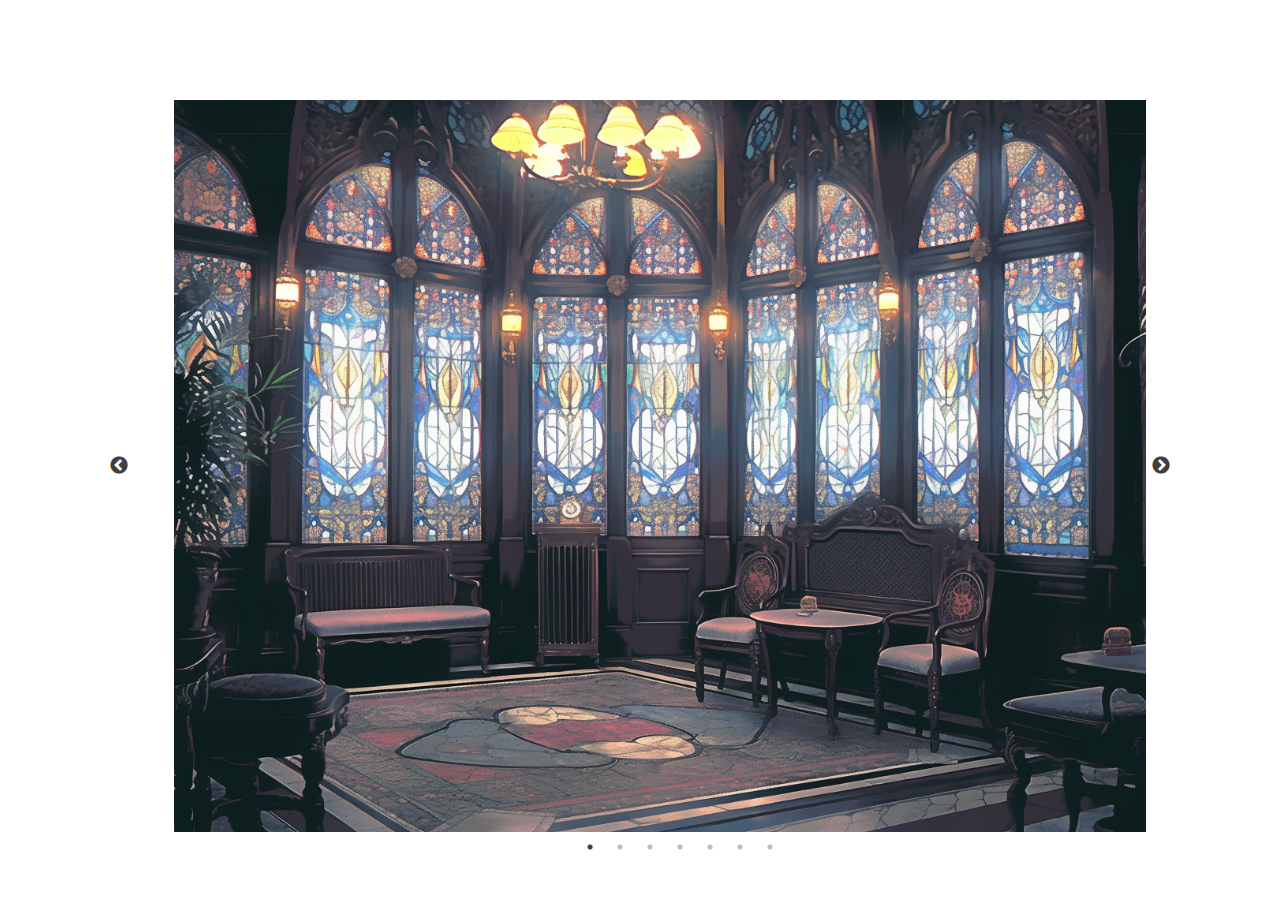
<file: 0528_2_slider/index.html>
<!DOCTYPE html>
<html lang="ja">
<head>
  <meta charset="UTF-8">
  <meta name="viewport" content="width=device-width, initial-scale=1.0">
  <link href="js\slick-theme.css" rel="stylesheet" type="text/css">
  <link href="js\slick.css" rel="stylesheet" type="text/css">
  <link rel="stylesheet" href="style.css">
  <script src="https://cdn.jsdelivr.net/npm/jquery@3/dist/jquery.min.js"></script>
  <script type="text/javascript" src="js\slick.min.js"></script>
  <title>Document</title>
</head>
<body>
  <header></header>
  <main>
    <ul class="slider">
      <li><a href="#"><img src="img\horror_mansion1.png" alt="image01"></a></li>
      <li><a href="#"><img src="img\horror_mansion2.png" alt="image02"></a></li>
      <li><a href="#"><img src="img\horror_mansion3.png" alt="image03"></a></li>
      <li><a href="#"><img src="img\horror_mansion4.png" alt="image04"></a></li>
      <li><a href="#"><img src="img\horror_mansion5.png" alt="image05"></a></li>
      <li><a href="#"><img src="img\horror_mansion6.png" alt="image06"></a></li>
      <li><a href="#"><img src="img\horror_mansion7.png" alt="image07"></a></li>
    </ul>
  </main>
  <footer></footer>
  <script src="script.js"></script>
</body>
</html>
</file>
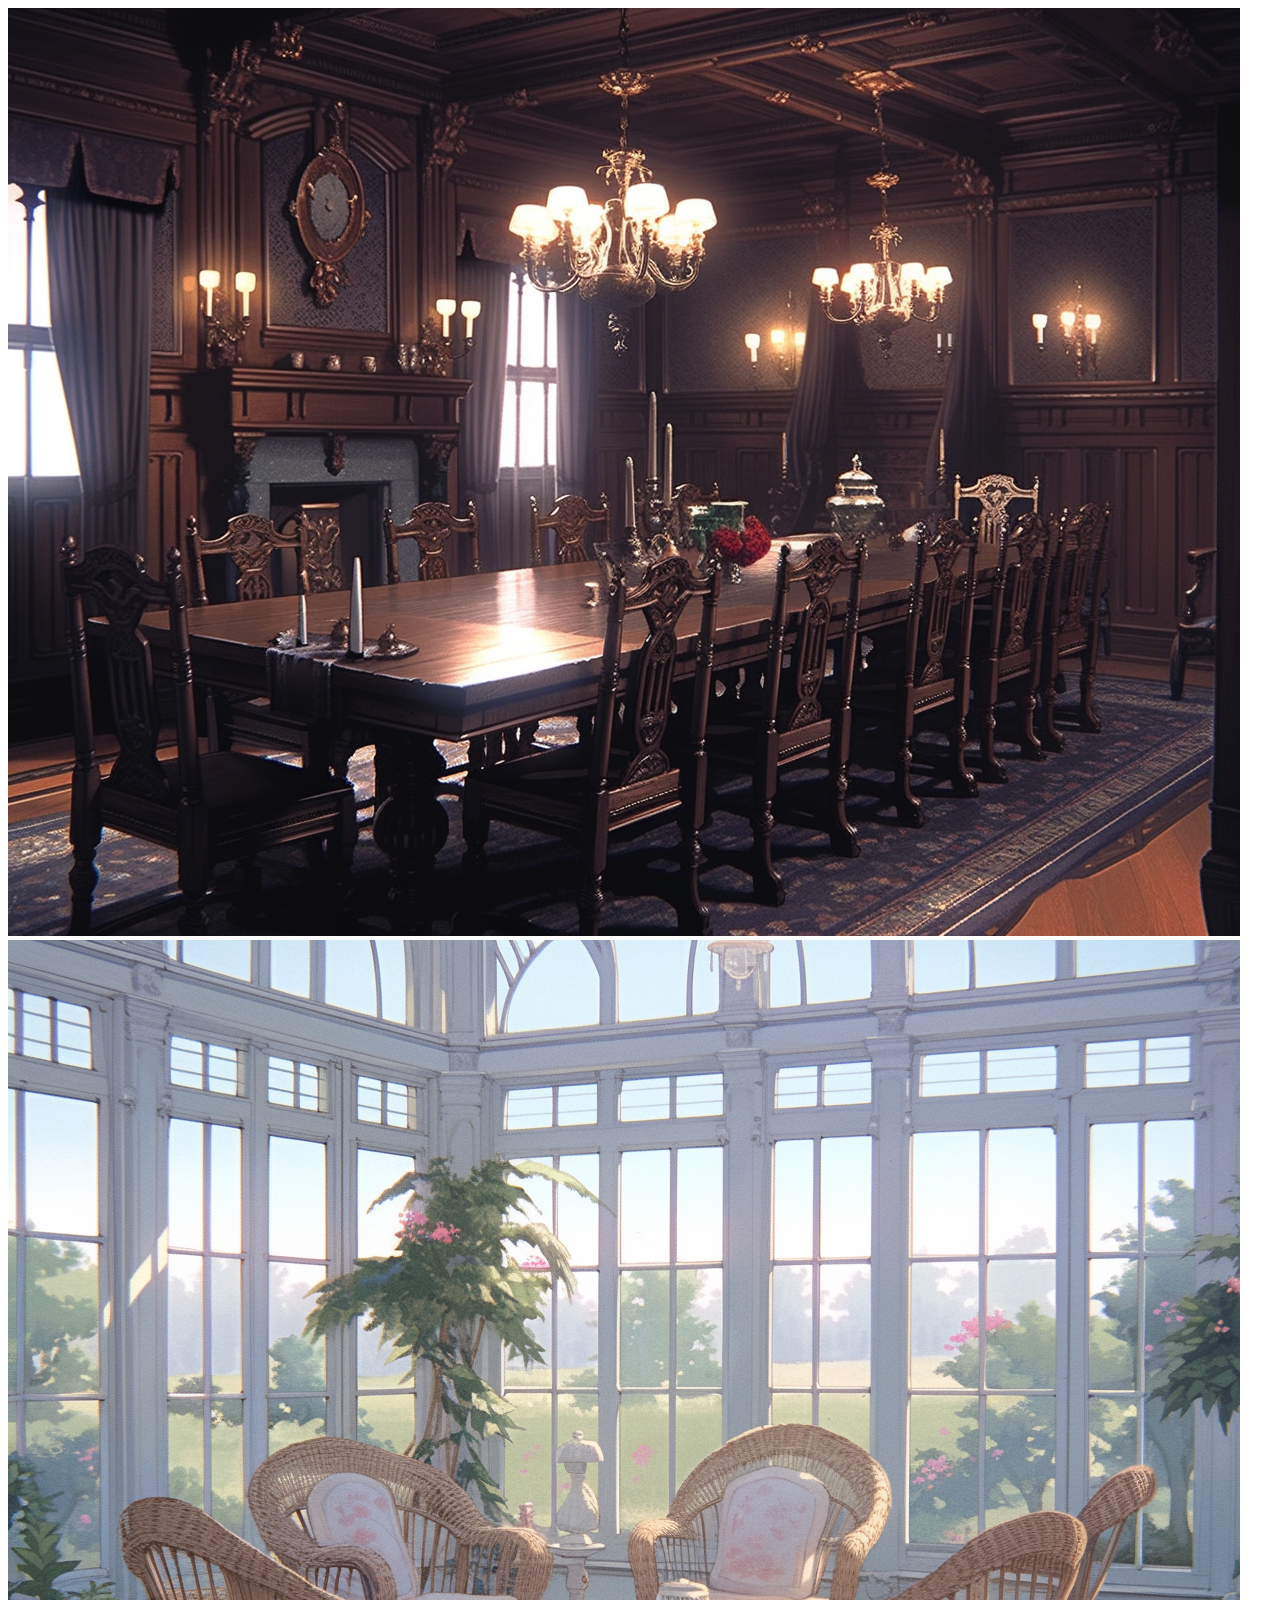
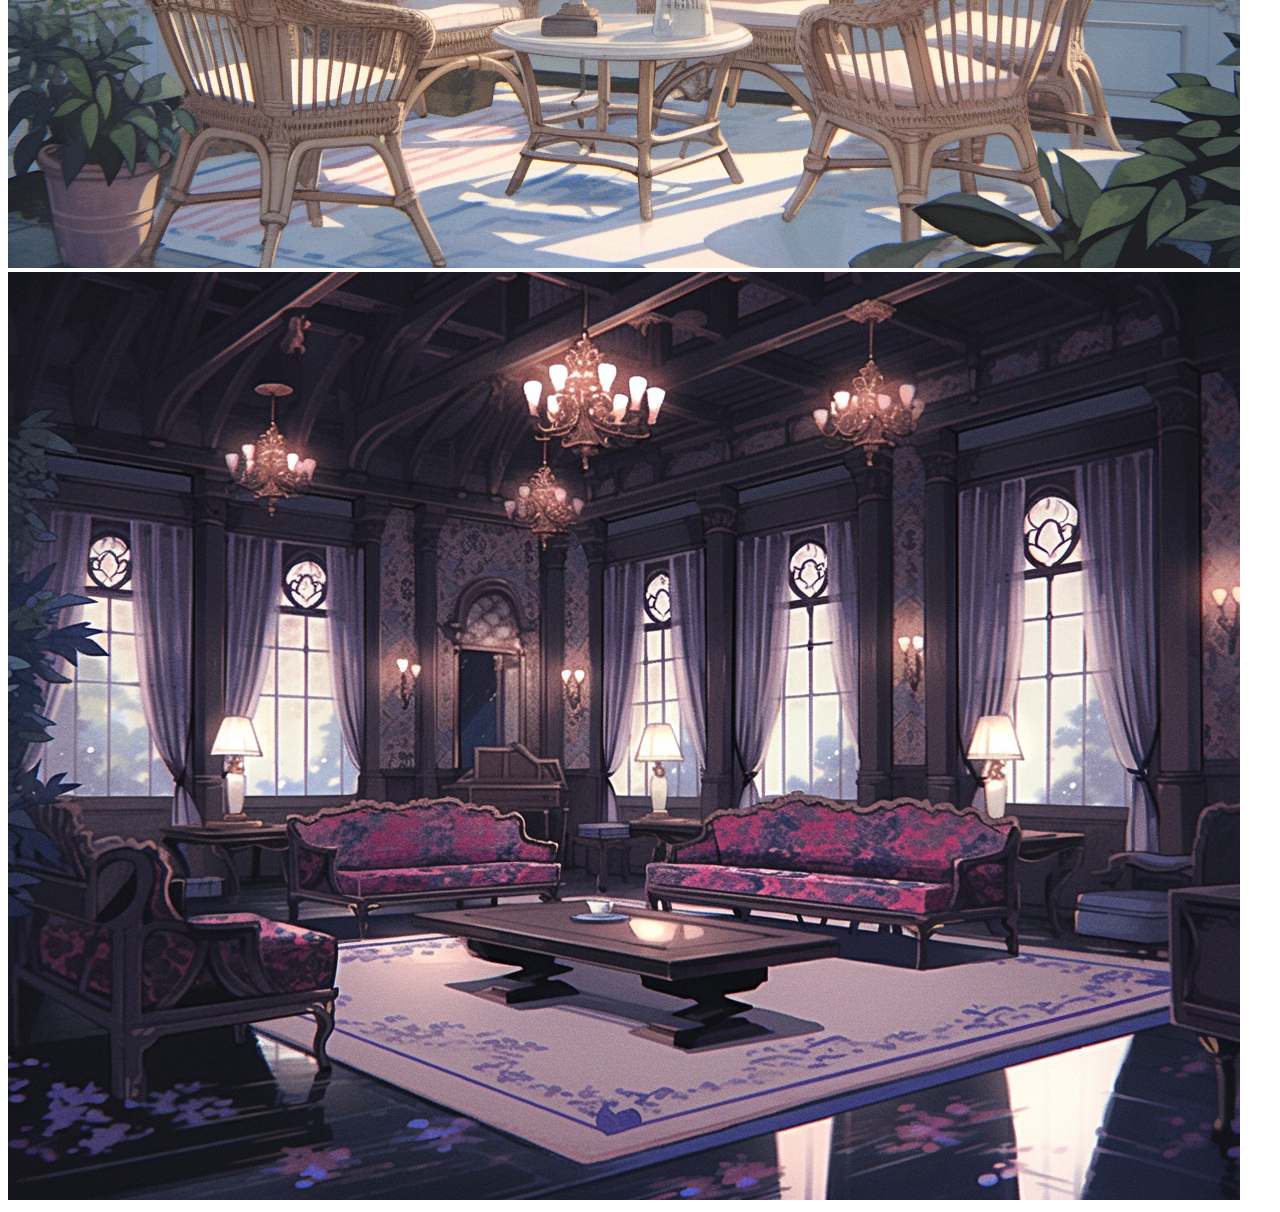
<file: 0529_slider2/index.html>
<!DOCTYPE html>
<html lang="ja">
<head>
  <meta charset="UTF-8">
  <meta name="viewport" content="width=device-width, initial-scale=1.0">
  <link rel="stylesheet" href="css\vegas.min.css" type="text/css">
  <title>Document</title>
</head>
<body>
  <img src="images\main_img01.png" alt="img01">
  <img src="images\main_img02.png" alt="img02">
  <img src="images\main_img03.png" alt="img03">
  <script src="js\jquery-3.7.1.js"></script>
  <script src="js\vegas.min.js"></script>
  <script scr="js\script.js"></script>
</body>
</html>
</file>
<file: 0528_2_slider/style.css>
.slider {
  margin: 100px auto;
  width: 80%;
}

.slider img {
  height: auto;
  width: 100%;
}

/*slick setting*/
.slick-prev:before,
.slick-next:before {
  color: #000;
}
</file>
